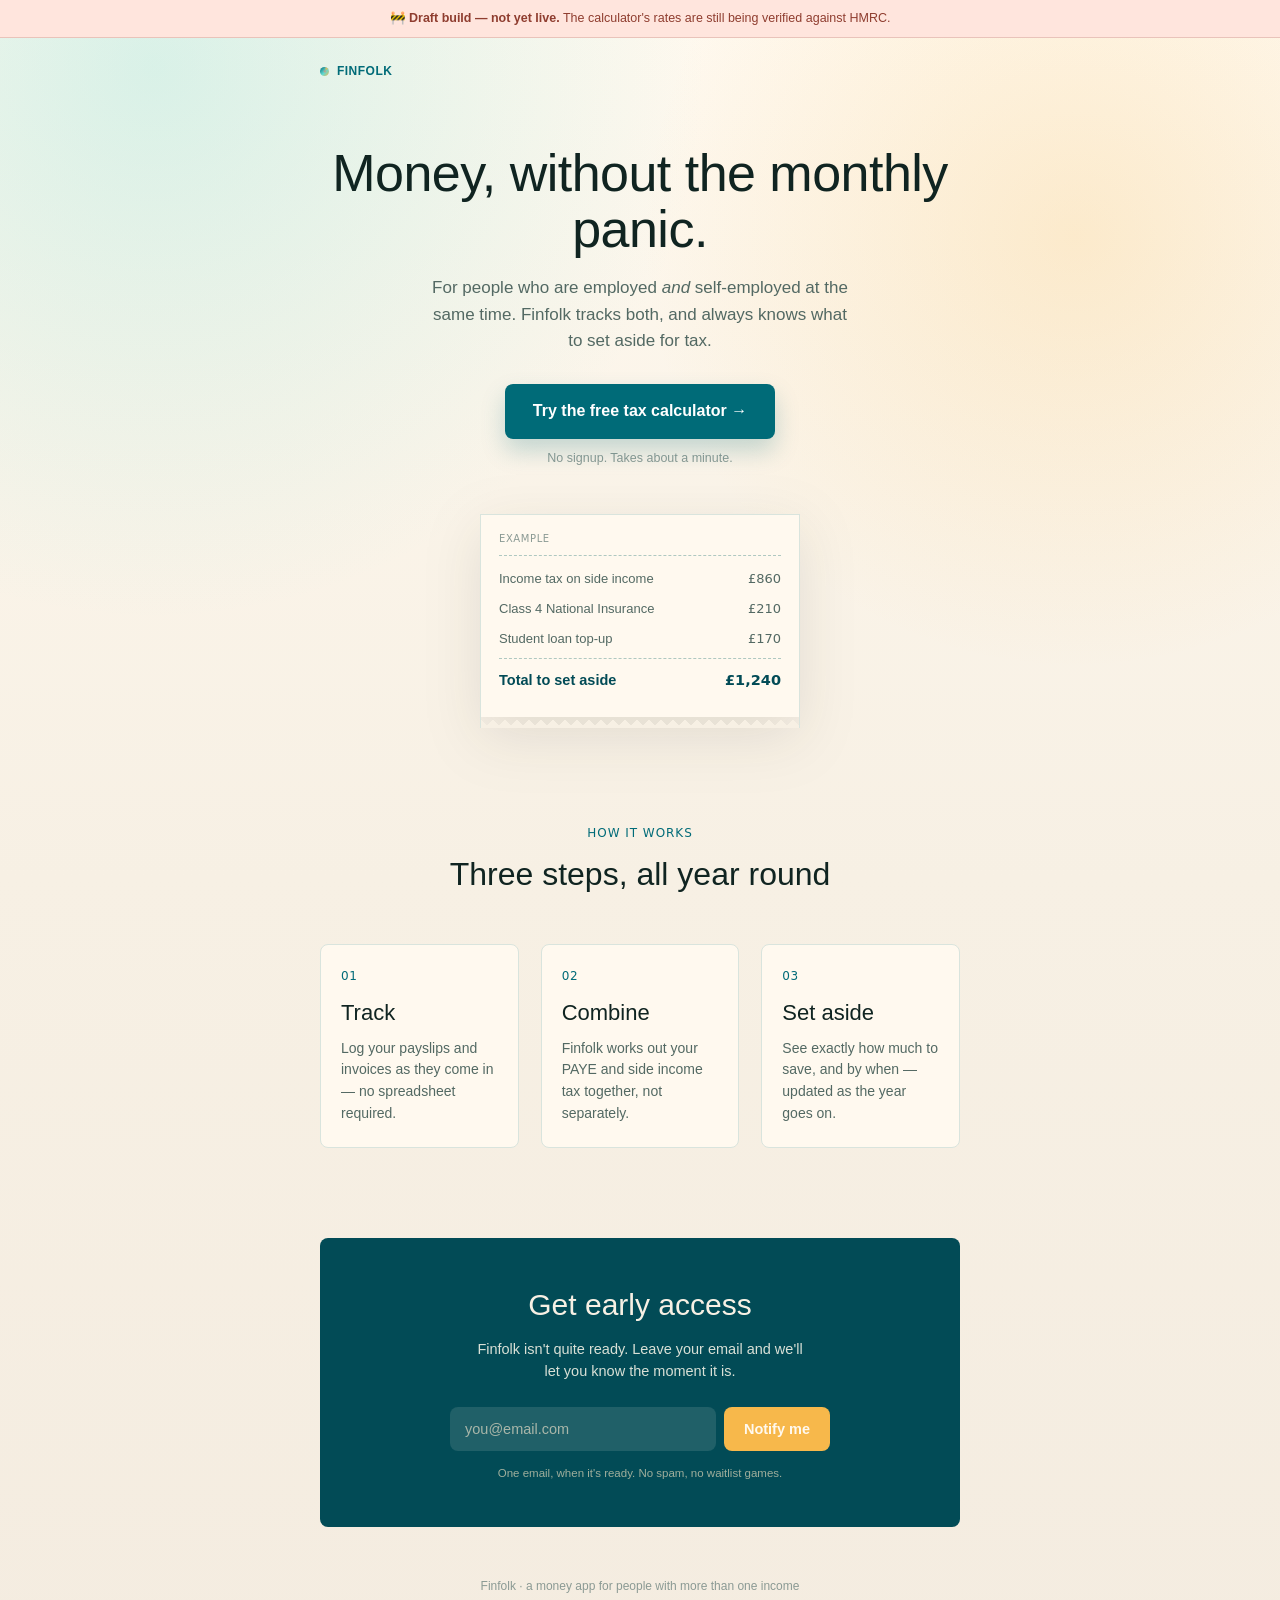
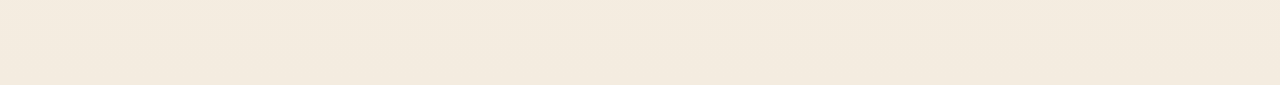
<file: index (8).html>
<!DOCTYPE html>
<html lang="en">
<head>
<meta charset="UTF-8">
<meta name="viewport" content="width=device-width, initial-scale=1.0">
<!-- TODO before going live: remove this once the calculator's rates are verified against HMRC -->
<meta name="robots" content="noindex, nofollow">
<title>Finfolk — money, without the monthly panic</title>
<meta name="description" content="For people who are employed and self-employed at the same time. Finfolk tracks both and tells you exactly what to set aside for tax.">

<link rel="preconnect" href="https://fonts.googleapis.com">
<link rel="preconnect" href="https://fonts.gstatic.com" crossorigin>
<link href="https://fonts.googleapis.com/css2?family=Instrument+Serif:ital@0;1&family=Figtree:wght@400;500;600;700&family=IBM+Plex+Mono:wght@400;500&display=swap" rel="stylesheet">
<link rel="stylesheet" href="styles.css">

<style>
  .wrap-wide { max-width: 680px; margin: 0 auto; padding: 0 20px 90px; }

  /* ---- Hero ---- */
  .hero {
    text-align: center;
    padding: 64px 0 8px;
  }
  .hero .eyebrow { justify-content: center; margin-bottom: 18px; }
  .hero h1 {
    font-family: var(--font-display);
    font-weight: 400;
    font-size: 52px;
    line-height: 1.08;
    letter-spacing: -0.01em;
    margin: 0 0 18px;
  }
  @media (max-width: 480px) { .hero h1 { font-size: 38px; } }
  .hero p.sub {
    color: var(--ink-muted);
    font-size: 17px;
    max-width: 44ch;
    margin: 0 auto 30px;
  }
  .hero .btn-primary { font-size: 16px; padding: 15px 28px; }
  .hero .micro-note {
    display: block;
    font-size: 12.5px;
    color: var(--ink-faint);
    margin-top: 10px;
  }

  /* ---- Mini receipt teaser ---- */
  .mini-receipt-wrap {
    max-width: 320px;
    margin: 46px auto 0;
    position: relative;
    filter: drop-shadow(0 14px 28px rgba(34, 28, 21, 0.1));
  }
  .mini-receipt {
    background: var(--paper);
    border: 1px solid var(--rule);
    border-bottom: none;
    padding: 16px 18px 20px;
    text-align: left;
  }
  .mini-receipt-torn {
    height: 12px;
    background:
      linear-gradient(-45deg, var(--cream) 6px, transparent 0) 0 0 / 12px 12px repeat-x,
      linear-gradient(45deg, var(--cream) 6px, transparent 0) 0 0 / 12px 12px repeat-x;
    border-left: 1px solid var(--rule);
    border-right: 1px solid var(--rule);
    margin-top: -1px;
  }
  .mini-receipt-label {
    font-family: var(--font-mono);
    font-size: 10px;
    text-transform: uppercase;
    letter-spacing: 0.06em;
    color: var(--ink-faint);
    border-bottom: 1px dashed var(--rule-strong);
    padding-bottom: 8px;
    margin-bottom: 8px;
  }
  .mini-receipt-row {
    display: flex;
    justify-content: space-between;
    font-size: 13px;
    padding: 5px 0;
    color: var(--ink-muted);
  }
  .mini-receipt-row.total {
    border-top: 1px dashed var(--rule-strong);
    margin-top: 4px;
    padding-top: 10px;
    font-weight: 600;
    font-size: 14.5px;
    color: var(--pine-deep);
  }
  .mini-receipt-row .amt { font-family: var(--font-mono); }

  /* ---- How it works ---- */
  .how-it-works { margin-top: 88px; }
  .section-eyebrow {
    text-align: center;
    font-family: var(--font-mono);
    font-size: 12px;
    letter-spacing: 0.08em;
    text-transform: uppercase;
    color: var(--pine);
    margin-bottom: 8px;
  }
  .how-it-works h2 {
    text-align: center;
    font-family: var(--font-display);
    font-weight: 400;
    font-size: 32px;
    margin: 0 0 44px;
  }
  .step-list { display: grid; gap: 26px; }
  @media (min-width: 620px) {
    .step-list { grid-template-columns: repeat(3, 1fr); gap: 22px; }
  }
  .step {
    background: var(--paper);
    border: 1px solid var(--rule);
    border-radius: var(--radius);
    padding: 22px 20px;
  }
  .step .num {
    font-family: var(--font-mono);
    font-size: 12px;
    color: var(--pine);
    letter-spacing: 0.05em;
    margin-bottom: 10px;
  }
  .step h3 {
    font-family: var(--font-display);
    font-weight: 400;
    font-size: 22px;
    margin: 0 0 8px;
  }
  .step p { font-size: 14px; color: var(--ink-muted); margin: 0; }

  /* ---- Waitlist ---- */
  .waitlist {
    margin-top: 90px;
    background: var(--pine-deep);
    color: var(--cream);
    border-radius: var(--radius);
    padding: 44px 30px;
    text-align: center;
  }
  .waitlist h2 { font-family: var(--font-display); font-weight: 400; font-size: 30px; margin: 0 0 10px; }
  .waitlist p { color: #D9E0D6; font-size: 14.5px; max-width: 42ch; margin: 0 auto 24px; }
  .waitlist-form { display: flex; gap: 8px; max-width: 380px; margin: 0 auto; }
  @media (max-width: 480px) { .waitlist-form { flex-direction: column; } }
  .waitlist-form input[type="email"] {
    flex: 1;
    font-family: var(--font-body);
    font-size: 14.5px;
    padding: 13px 14px;
    border-radius: var(--radius);
    border: 1px solid transparent;
    background: rgba(246, 241, 230, 0.12);
    color: var(--cream);
  }
  .waitlist-form input[type="email"]::placeholder { color: #A9B6A9; }
  .waitlist-form input[type="email"]:focus {
    outline: 2px solid var(--cream);
    outline-offset: 1px;
    background: rgba(246, 241, 230, 0.18);
  }
  .waitlist-form button {
    font-family: var(--font-body);
    font-weight: 600;
    font-size: 14.5px;
    padding: 13px 20px;
    border-radius: var(--radius);
    border: none;
    background: var(--gold);
    color: var(--paper);
    cursor: pointer;
    transition: filter 0.12s ease;
  }
  .waitlist-form button:hover { filter: brightness(1.08); }
  .waitlist-form button:focus-visible { outline: 2px solid var(--cream); outline-offset: 2px; }
  .waitlist-note { font-size: 11.5px; color: #9FAE9C; margin-top: 14px; }
  .waitlist-success { font-size: 14.5px; color: var(--cream); padding: 10px 0; }
</style>
</head>
<body>

<div class="draft-banner">
  🚧 <strong>Draft build — not yet live.</strong> The calculator's rates are still being verified against HMRC.
</div>

<div class="wrap-wide">

  <header>
    <div class="eyebrow" style="justify-content:flex-start; margin-top:24px;">Finfolk</div>
  </header>

  <section class="hero">
    <h1>Money, without the monthly panic.</h1>
    <p class="sub">For people who are employed <em>and</em> self-employed at the same time. Finfolk tracks both, and always knows what to set aside for tax.</p>
    <a class="btn-primary" href="calculator.html">Try the free tax calculator →</a>
    <span class="micro-note">No signup. Takes about a minute.</span>

    <div class="mini-receipt-wrap">
      <div class="mini-receipt">
        <div class="mini-receipt-label">Example</div>
        <div class="mini-receipt-row"><span>Income tax on side income</span><span class="amt">£860</span></div>
        <div class="mini-receipt-row"><span>Class 4 National Insurance</span><span class="amt">£210</span></div>
        <div class="mini-receipt-row"><span>Student loan top-up</span><span class="amt">£170</span></div>
        <div class="mini-receipt-row total"><span>Total to set aside</span><span class="amt">£1,240</span></div>
      </div>
      <div class="mini-receipt-torn"></div>
    </div>
  </section>

  <section class="how-it-works">
    <div class="section-eyebrow">How it works</div>
    <h2>Three steps, all year round</h2>
    <div class="step-list">
      <div class="step">
        <div class="num">01</div>
        <h3>Track</h3>
        <p>Log your payslips and invoices as they come in — no spreadsheet required.</p>
      </div>
      <div class="step">
        <div class="num">02</div>
        <h3>Combine</h3>
        <p>Finfolk works out your PAYE and side income tax together, not separately.</p>
      </div>
      <div class="step">
        <div class="num">03</div>
        <h3>Set aside</h3>
        <p>See exactly how much to save, and by when — updated as the year goes on.</p>
      </div>
    </div>
  </section>

  <section class="waitlist">
    <h2>Get early access</h2>
    <p>Finfolk isn't quite ready. Leave your email and we'll let you know the moment it is.</p>

    <form class="waitlist-form" id="waitlist-form">
      <input type="email" id="waitlist-email" placeholder="you@email.com" required>
      <button type="submit">Notify me</button>
    </form>
    <div class="waitlist-success" id="waitlist-success" style="display:none;">✓ You're on the list — we'll email you when Finfolk's ready.</div>

    <div class="waitlist-note">One email, when it's ready. No spam, no waitlist games.</div>
  </section>

  <footer class="page-foot">Finfolk · a money app for people with more than one income</footer>

</div>

<script>
(function () {
  'use strict';
  // Email capture — presentational only for now.
  // TODO: wire to the same email service used on calculator.html.
  document.getElementById('waitlist-form').addEventListener('submit', function (e) {
    e.preventDefault();
    document.getElementById('waitlist-form').style.display = 'none';
    document.getElementById('waitlist-success').style.display = 'block';
  });
})();
</script>

</body>
</html>
</file>
<file: styles.css>
/* =========================================================================
   Finfolk — shared design tokens & base components
   Used by both index.html and calculator.html so the two pages read as
   one site rather than two separate builds.
   ========================================================================= */

:root {
  --cream:        #F7F0E4;
  --cream-deep:   #ECE2D1;
  --paper:        #FFF9EF;
  --ink:          #102421;
  --ink-muted:    #536963;
  --ink-faint:    #8B9A94;
  --pine:         #006B78;
  --pine-deep:    #024B56;
  --pine-tint:    #DFF5F0;
  --aqua:         #62DAD2;
  --coral:        #F27F67;
  --gold:         #F7B84B;
  --gold-deep:    #D99927;
  --rule:         #D9E4DD;
  --rule-strong:  #AFC8C1;
  --alert:        #8F3D2F;
  --alert-bg:     #FFE5DD;

  --font-display: 'Space Grotesk', -apple-system, BlinkMacSystemFont, sans-serif;
  --font-body:    'Inter', -apple-system, BlinkMacSystemFont, sans-serif;
  --font-mono:    'Inter', ui-sans-serif, system-ui, sans-serif;

  --radius: 8px;
  --shadow-soft: 0 18px 50px rgba(2, 75, 86, 0.12);
  --gradient-brand: radial-gradient(circle at 72% 18%, rgba(247, 184, 75, 0.9), transparent 24%),
                    radial-gradient(circle at 54% 48%, rgba(242, 127, 103, 0.76), transparent 28%),
                    linear-gradient(135deg, #006B78 0%, #62DAD2 55%, #F7B84B 100%);
}

* { box-sizing: border-box; }

html { scroll-behavior: smooth; }

body {
  margin: 0;
  background:
    radial-gradient(circle at 12% 4%, rgba(98, 218, 210, 0.24), transparent 28%),
    radial-gradient(circle at 84% 14%, rgba(247, 184, 75, 0.20), transparent 24%),
    linear-gradient(180deg, #FFF9EF 0%, var(--cream) 52%, #F4ECE0 100%);
  color: var(--ink);
  font-family: var(--font-body);
  font-size: 16px;
  line-height: 1.55;
  -webkit-font-smoothing: antialiased;
}

a,
button,
summary,
input[type="checkbox"],
select,
.btn-primary,
.btn-outline,
.brand-lockup {
  cursor: pointer;
}

/* ---- Draft guard banner ---- */
.draft-banner {
  background: var(--alert-bg);
  color: var(--alert);
  text-align: center;
  font-family: var(--font-body);
  font-size: 12.5px;
  letter-spacing: 0;
  padding: 9px 16px;
  border-bottom: 1px solid rgba(143, 61, 47, 0.2);
  position: sticky;
  top: 0;
  z-index: 50;
}
.draft-banner strong { font-weight: 600; }

.wrap {
  max-width: 620px;
  margin: 0 auto;
  padding: 0 20px 80px;
}

/* ---- Brand lockup ---- */
.site-nav {
  display: flex;
  align-items: center;
  justify-content: space-between;
  gap: 18px;
  margin-top: 24px;
}
.brand-lockup {
  display: inline-flex;
  align-items: center;
  gap: 9px;
  color: var(--ink);
  text-decoration: none;
  transform-origin: left center;
  transition: transform 0.22s cubic-bezier(.2, 1.5, .45, 1), filter 0.18s ease;
}
.brand-lockup img {
  display: block;
  width: 32px;
  height: auto;
}
.brand-lockup span {
  font-family: var(--font-display);
  font-size: 28px;
  font-weight: 700;
  line-height: 1;
  letter-spacing: 0;
}
.brand-lockup:hover {
  transform: translateY(-2px) rotate(-0.6deg);
  filter: saturate(1.08);
}
.brand-lockup:hover img {
  animation: logo-pop 0.42s cubic-bezier(.2, 1.6, .35, 1);
}
.brand-lockup.small img { width: 26px; }
.brand-lockup.small span { font-size: 23px; }
.brand-lockup:focus-visible {
  outline: 2px solid var(--pine);
  outline-offset: 4px;
  border-radius: 6px;
}
.site-nav .back-link {
  margin-top: 0;
}

/* ---- Eyebrow label ---- */
.eyebrow {
  font-family: var(--font-body);
  font-weight: 700;
  font-size: 12px;
  letter-spacing: 0.04em;
  text-transform: uppercase;
  color: var(--pine);
  display: flex;
  align-items: center;
  gap: 8px;
}
.eyebrow::before {
  content: '';
  width: 9px; height: 9px;
  background: var(--gradient-brand);
  border-radius: 50%;
  display: inline-block;
}

/* ---- Buttons ---- */
.btn-primary, .btn-outline {
  display: inline-block;
  font-family: var(--font-body);
  font-weight: 750;
  font-size: 15px;
  padding: 14px 22px;
  border-radius: var(--radius);
  cursor: pointer;
  text-decoration: none;
  text-align: center;
  transform: translateY(0) scale(1);
  transform-origin: center;
  transition:
    transform 0.18s cubic-bezier(.2, 1.45, .45, 1),
    filter 0.12s ease,
    background 0.12s ease,
    color 0.12s ease,
    box-shadow 0.18s ease;
}
.btn-primary {
  border: none;
  background: var(--pine);
  color: white;
  box-shadow: 0 12px 24px rgba(0, 107, 120, 0.22);
}
.btn-primary:hover {
  filter: brightness(1.06) saturate(1.08);
  transform: translateY(-3px) scale(1.025);
  box-shadow: 0 18px 32px rgba(0, 107, 120, 0.26);
}
.btn-outline {
  border: 1.5px solid rgba(0, 107, 120, 0.32);
  background: rgba(255, 249, 239, 0.5);
  color: var(--pine-deep);
}
.btn-outline:hover {
  background: var(--pine-deep);
  color: white;
  transform: translateY(-3px) scale(1.02);
}
.btn-primary:active,
.btn-outline:active {
  transform: translateY(0) scale(0.985);
}
.btn-primary:focus-visible, .btn-outline:focus-visible {
  outline: 2px solid var(--pine);
  outline-offset: 2px;
}
.btn-block { display: block; width: 100%; }

footer.page-foot {
  text-align: center;
  font-size: 12px;
  color: var(--ink-faint);
  margin-top: 50px;
}

/* ---- Back link (calculator page) ---- */
.back-link {
  display: inline-flex;
  align-items: center;
  gap: 6px;
  font-family: var(--font-body);
  font-size: 13.5px;
  font-weight: 700;
  color: var(--ink-muted);
  text-decoration: none;
  margin-top: 28px;
  transition: color 0.14s ease, transform 0.18s cubic-bezier(.2, 1.45, .45, 1);
}
.back-link:hover { color: var(--pine-deep); transform: translateX(-3px); }
.back-link:focus-visible { outline: 2px solid var(--pine); outline-offset: 2px; }

@keyframes logo-pop {
  0% { transform: translateY(0) rotate(0deg) scale(1); }
  45% { transform: translateY(-3px) rotate(-2deg) scale(1.12); }
  100% { transform: translateY(0) rotate(0deg) scale(1); }
}

@keyframes receipt-wiggle {
  0% { transform: translateY(0) rotate(0deg); }
  45% { transform: translateY(-4px) rotate(-0.45deg); }
  100% { transform: translateY(-3px) rotate(-0.25deg); }
}

@media (prefers-reduced-motion: reduce) {
  * { transition: none !important; scroll-behavior: auto !important; }
  * { animation: none !important; }
}
</file>
